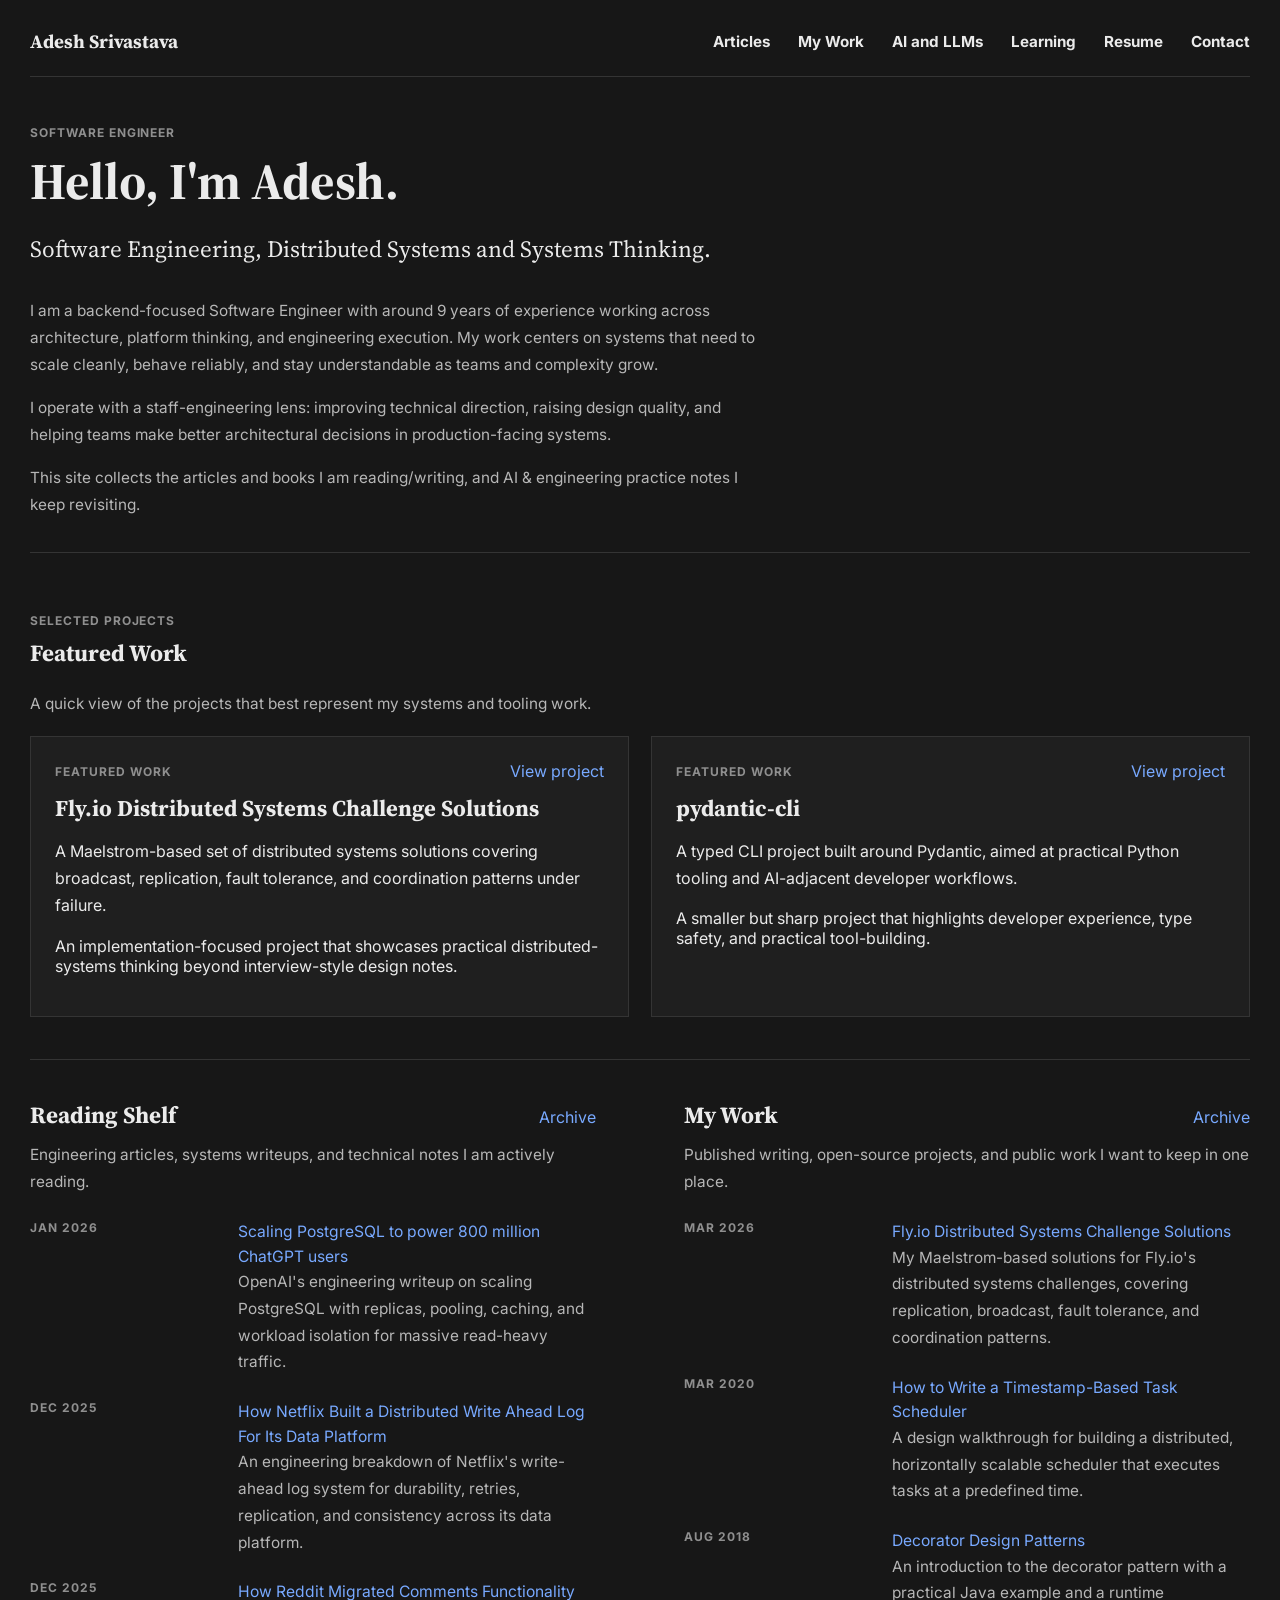
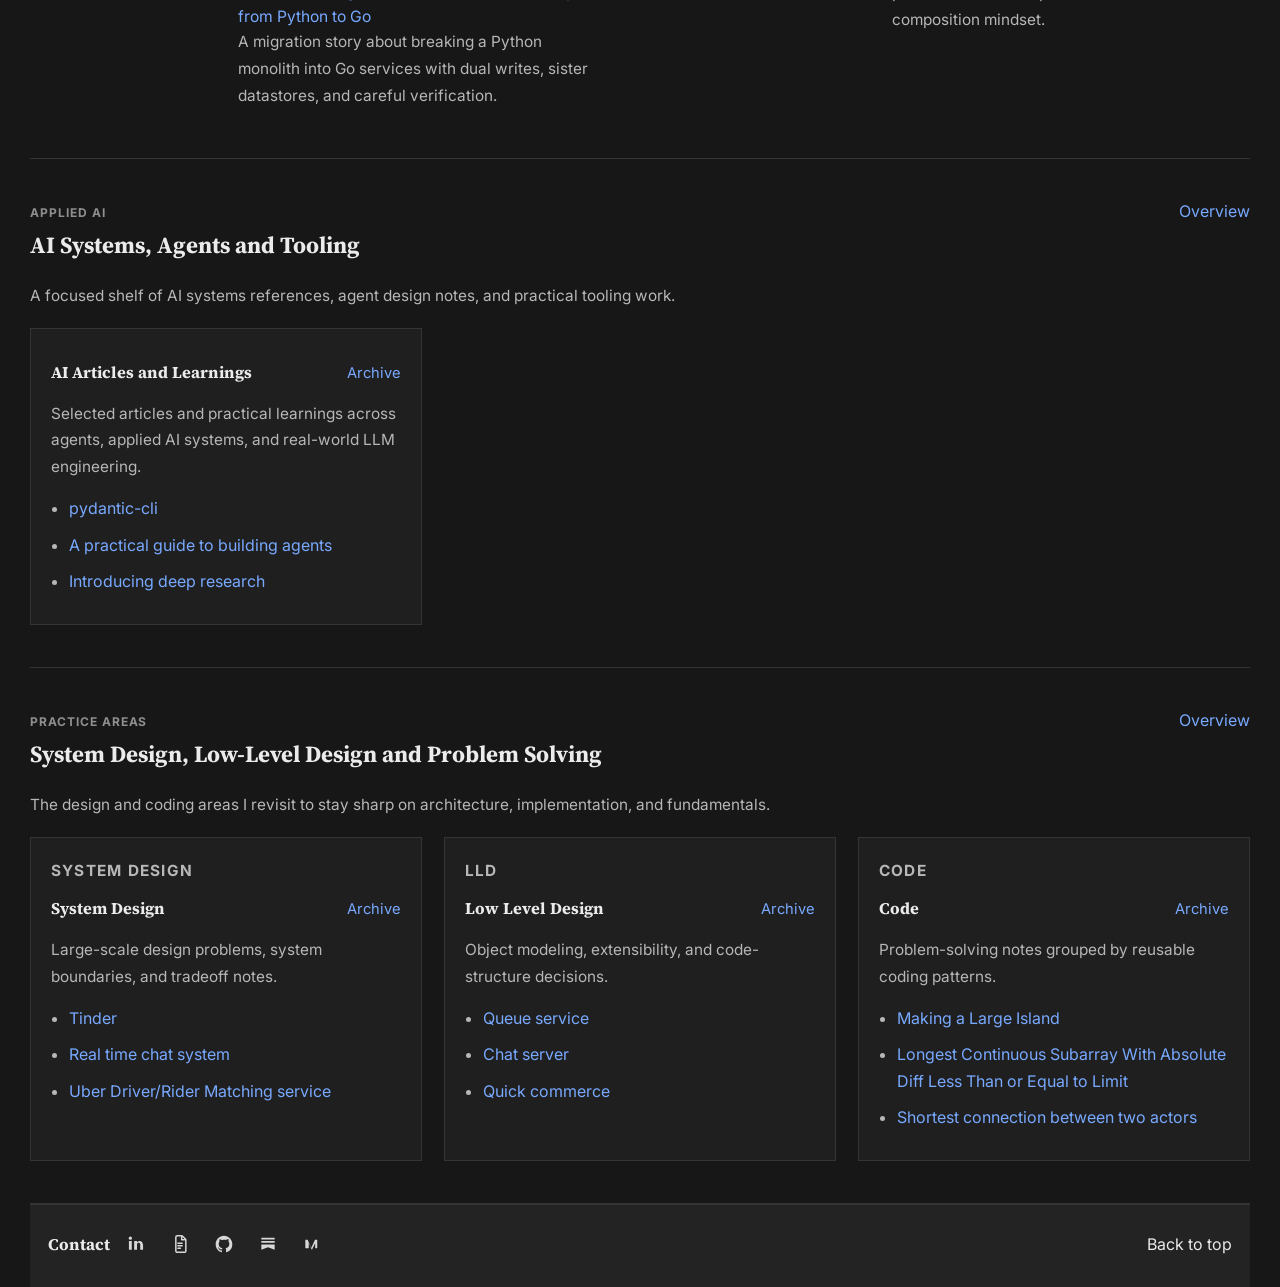
<file: index.html>
<!DOCTYPE html>
<html lang="en">
  <head>
    <meta charset="UTF-8" />
    <meta name="viewport" content="width=device-width, initial-scale=1.0" />
    <title>Adesh | Software Engineer</title>
    <meta
      name="description"
      content="Software engineer homepage with resume, links, reading, work, and engineering notes."
    />
    <link rel="preconnect" href="https://fonts.googleapis.com" />
    <link rel="preconnect" href="https://fonts.gstatic.com" crossorigin />
    <link
      href="https://fonts.googleapis.com/css2?family=Source+Serif+4:opsz,wght@8..60,600;8..60,700&family=Inter:wght@400;500;600;700&display=swap"
      rel="stylesheet"
    />
    <link rel="stylesheet" href="./styles.css" />
  </head>
  <body data-page="home">
    <div class="site-shell">
      <header class="site-header" id="top">
        <div class="header-row">
          <a class="brand" href="./index.html" id="brand-name"></a>
          <nav class="site-nav" aria-label="Primary">
            <a href="./articles.html">Articles</a>
            <a href="./reading.html">My Work</a>
            <a href="./ai.html">AI and LLMs</a>
            <a href="./learning.html">Learning</a>
            <a href="./resume.pdf" target="_blank" rel="noreferrer">Resume</a>
            <a href="#contact">Contact</a>
          </nav>
        </div>
      </header>

      <main>
        <section class="hero">
          <div class="hero-copy">
            <p class="hero-role">Software Engineer</p>
            <h1 id="hero-title"></h1>
            <p class="hero-accent" id="hero-accent"></p>
            <div class="hero-summary" id="hero-summary"></div>
          </div>
        </section>

        <section class="section" id="featured-work">
          <div class="section-head block-head">
            <div>
              <p class="section-label">Selected Projects</p>
              <h2>Featured Work</h2>
            </div>
          </div>
          <p class="section-intro">A quick view of the projects that best represent my systems and tooling work.</p>
          <div class="featured-grid" id="featured-work-card"></div>
        </section>

        <section class="section dual-column" id="articles">
          <div class="column">
            <div class="section-head">
              <h2>Reading Shelf</h2>
              <a href="./articles.html">Archive</a>
            </div>
            <p class="section-intro">Engineering articles, systems writeups, and technical notes I am actively reading.</p>
            <div class="compact-list" id="article-preview"></div>
          </div>

          <div class="column" id="reading">
            <div class="section-head">
              <h2>My Work</h2>
              <a href="./reading.html">Archive</a>
            </div>
            <p class="section-intro">Published writing, open-source projects, and public work I want to keep in one place.</p>
            <div class="compact-list" id="reading-preview"></div>
          </div>
        </section>

        <section class="section" id="ai-llms">
          <div class="section-head block-head">
            <div>
              <p class="section-label">Applied AI</p>
              <h2>AI Systems, Agents and Tooling</h2>
            </div>
            <a href="./ai.html">Overview</a>
          </div>
          <p class="section-intro">A focused shelf of AI systems references, agent design notes, and practical tooling work.</p>
          <div class="note-grid" id="ai-llm-preview"></div>
        </section>

        <section class="section" id="learning">
          <div class="section-head block-head">
            <div>
              <p class="section-label">Practice Areas</p>
              <h2>System Design, Low-Level Design and Problem Solving</h2>
            </div>
            <a href="./learning.html">Overview</a>
          </div>
          <p class="section-intro">The design and coding areas I revisit to stay sharp on architecture, implementation, and fundamentals.</p>
          <div class="learning-grid" id="learning-preview"></div>
        </section>
      </main>

      <footer class="site-footer contact-only" id="contact">
        <div class="footer-contact-row">
          <h3>Contact</h3>
          <div class="footer-links footer-links-inline" id="footer-social-links"></div>
          <a href="#top">Back to top</a>
        </div>
      </footer>
    </div>

    <script src="./data.js"></script>
    <script src="./script.js"></script>
  </body>
</html>
</file>
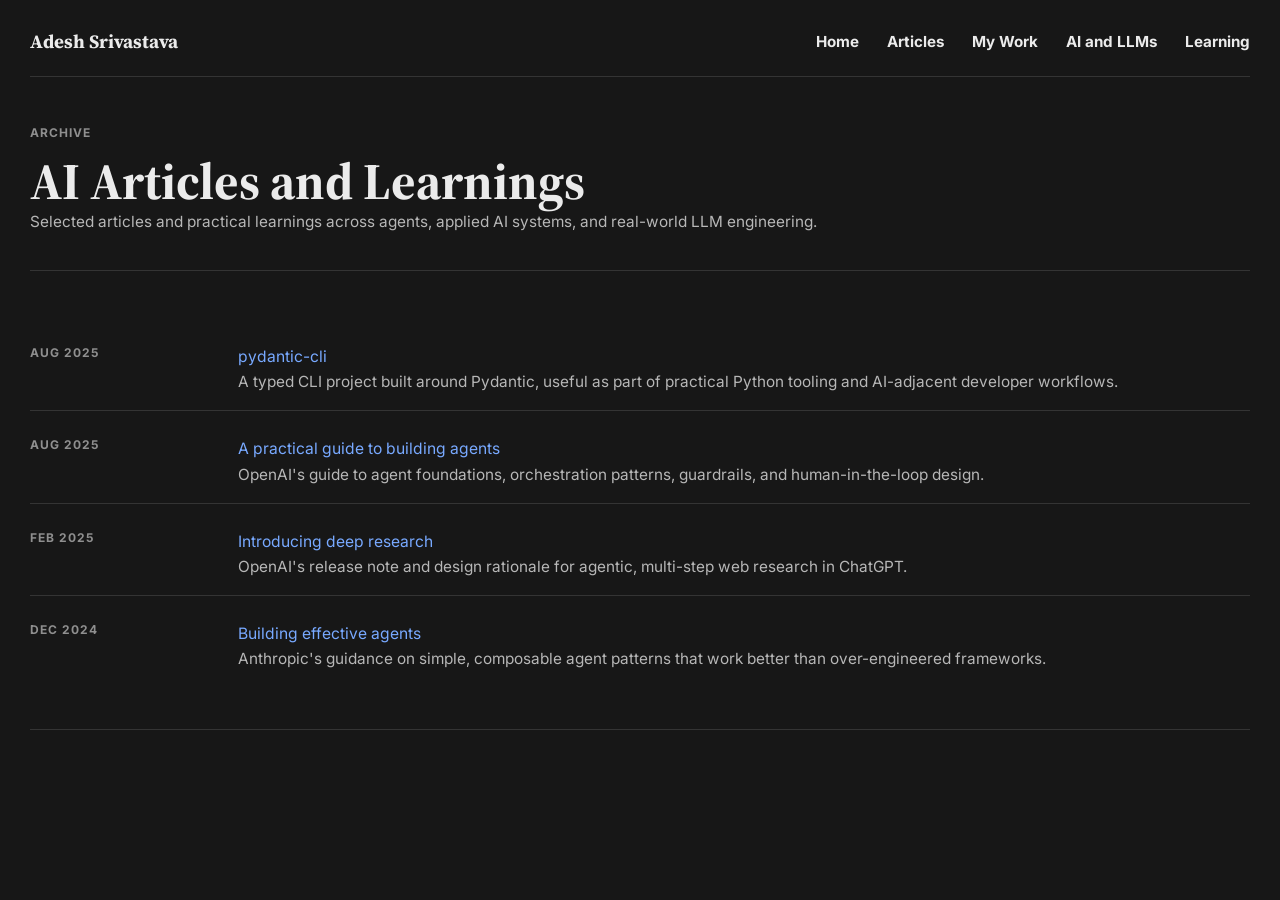
<file: ai.html>
<!DOCTYPE html>
<html lang="en">
  <head>
    <meta charset="UTF-8" />
    <meta name="viewport" content="width=device-width, initial-scale=1.0" />
    <title>AI Archive | Adesh</title>
    <link rel="preconnect" href="https://fonts.googleapis.com" />
    <link rel="preconnect" href="https://fonts.gstatic.com" crossorigin />
    <link
      href="https://fonts.googleapis.com/css2?family=Source+Serif+4:opsz,wght@8..60,600;8..60,700&family=Inter:wght@400;500;600;700&display=swap"
      rel="stylesheet"
    />
    <link rel="stylesheet" href="./styles.css" />
  </head>
  <body data-page="ai">
    <div class="site-shell">
      <header class="site-header">
        <div class="header-row">
          <a class="brand" href="./index.html" id="brand-name"></a>
          <nav class="site-nav" aria-label="Primary">
            <a href="./index.html">Home</a>
            <a href="./articles.html">Articles</a>
            <a href="./reading.html">My Work</a>
            <a href="./ai.html">AI and LLMs</a>
            <a href="./learning.html">Learning</a>
          </nav>
        </div>
      </header>

      <main>
        <section class="archive-hero">
          <p class="section-label">Archive</p>
          <h1 id="archive-title">AI Articles and Learnings</h1>
          <p class="archive-intro" id="archive-intro"></p>
        </section>
        <section class="section archive-section">
          <div class="archive-list" id="archive-list"></div>
        </section>
      </main>
    </div>

    <script src="./data.js"></script>
    <script src="./archive.js"></script>
  </body>
</html>
</file>
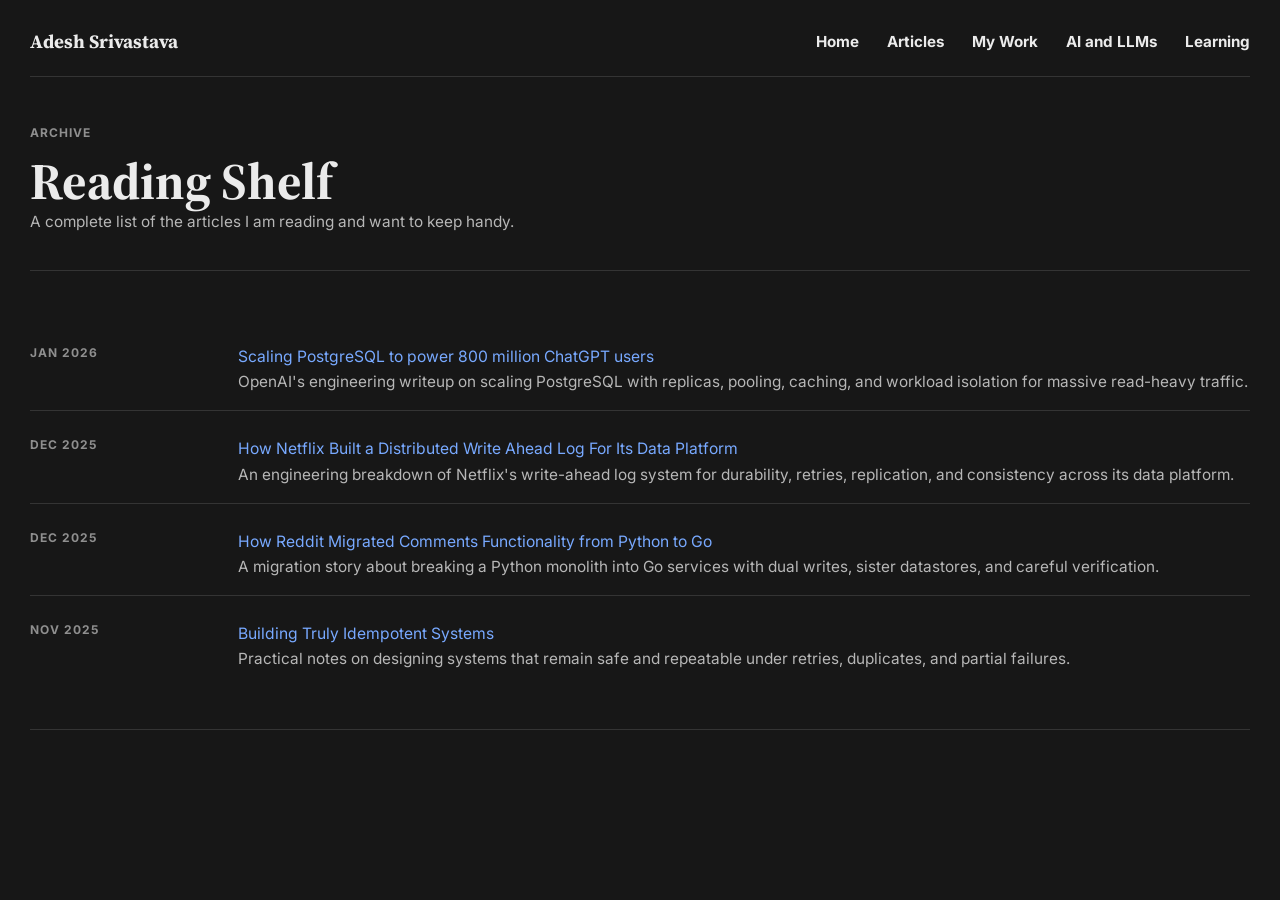
<file: articles.html>
<!DOCTYPE html>
<html lang="en">
  <head>
    <meta charset="UTF-8" />
    <meta name="viewport" content="width=device-width, initial-scale=1.0" />
    <title>Articles Archive | Adesh</title>
    <link rel="preconnect" href="https://fonts.googleapis.com" />
    <link rel="preconnect" href="https://fonts.gstatic.com" crossorigin />
    <link
      href="https://fonts.googleapis.com/css2?family=Source+Serif+4:opsz,wght@8..60,600;8..60,700&family=Inter:wght@400;500;600;700&display=swap"
      rel="stylesheet"
    />
    <link rel="stylesheet" href="./styles.css" />
  </head>
  <body data-page="articles">
    <div class="site-shell">
      <header class="site-header">
        <div class="header-row">
          <a class="brand" href="./index.html" id="brand-name"></a>
          <nav class="site-nav" aria-label="Primary">
            <a href="./index.html">Home</a>
            <a href="./articles.html">Articles</a>
            <a href="./reading.html">My Work</a>
            <a href="./ai.html">AI and LLMs</a>
            <a href="./learning.html">Learning</a>
          </nav>
        </div>
      </header>

      <main>
        <section class="archive-hero">
          <p class="section-label">Archive</p>
          <h1>Reading Shelf</h1>
          <p class="archive-intro">A complete list of the articles I am reading and want to keep handy.</p>
        </section>
        <section class="section archive-section">
          <div class="archive-list" id="archive-list"></div>
        </section>
      </main>
    </div>

    <script src="./data.js"></script>
    <script src="./archive.js"></script>
  </body>
</html>
</file>
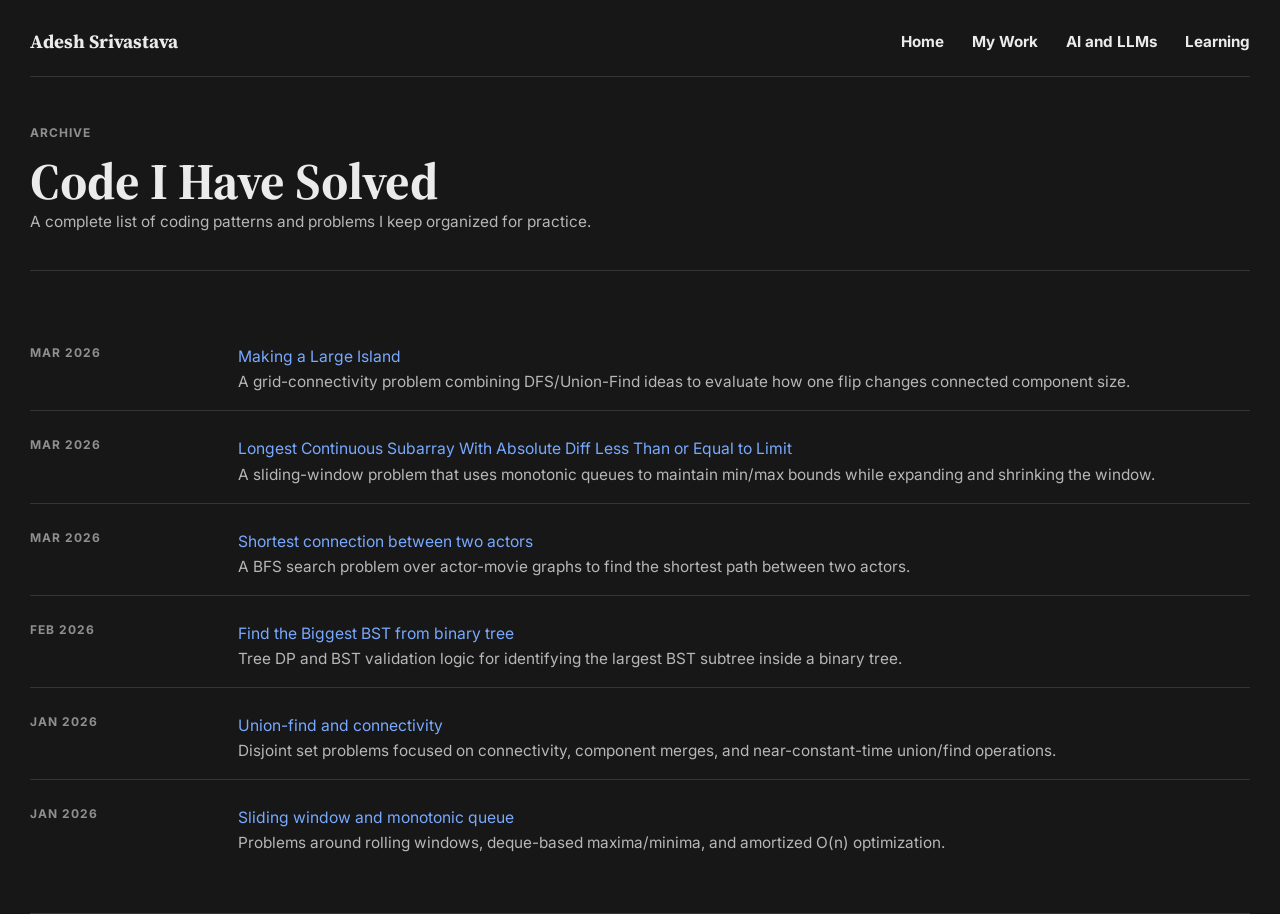
<file: code.html>
<!DOCTYPE html>
<html lang="en">
  <head>
    <meta charset="UTF-8" />
    <meta name="viewport" content="width=device-width, initial-scale=1.0" />
    <title>Code Archive | Adesh</title>
    <link rel="preconnect" href="https://fonts.googleapis.com" />
    <link rel="preconnect" href="https://fonts.gstatic.com" crossorigin />
    <link
      href="https://fonts.googleapis.com/css2?family=Source+Serif+4:opsz,wght@8..60,600;8..60,700&family=Inter:wght@400;500;600;700&display=swap"
      rel="stylesheet"
    />
    <link rel="stylesheet" href="./styles.css" />
  </head>
  <body data-page="learning-detail" data-learning-key="code">
    <div class="site-shell">
      <header class="site-header">
        <div class="header-row">
          <a class="brand" href="./index.html" id="brand-name"></a>
          <nav class="site-nav" aria-label="Primary">
            <a href="./index.html">Home</a>
            <a href="./reading.html">My Work</a>
            <a href="./ai.html">AI and LLMs</a>
            <a href="./learning.html">Learning</a>
          </nav>
        </div>
      </header>
      <main>
        <section class="archive-hero">
          <p class="section-label">Archive</p>
          <h1 id="archive-title">Code I Have Solved</h1>
          <p class="archive-intro" id="archive-intro"></p>
        </section>
        <section class="section archive-section">
          <div class="archive-list" id="archive-list"></div>
        </section>
      </main>
    </div>
    <script src="./data.js"></script>
    <script src="./archive.js"></script>
  </body>
</html>
</file>
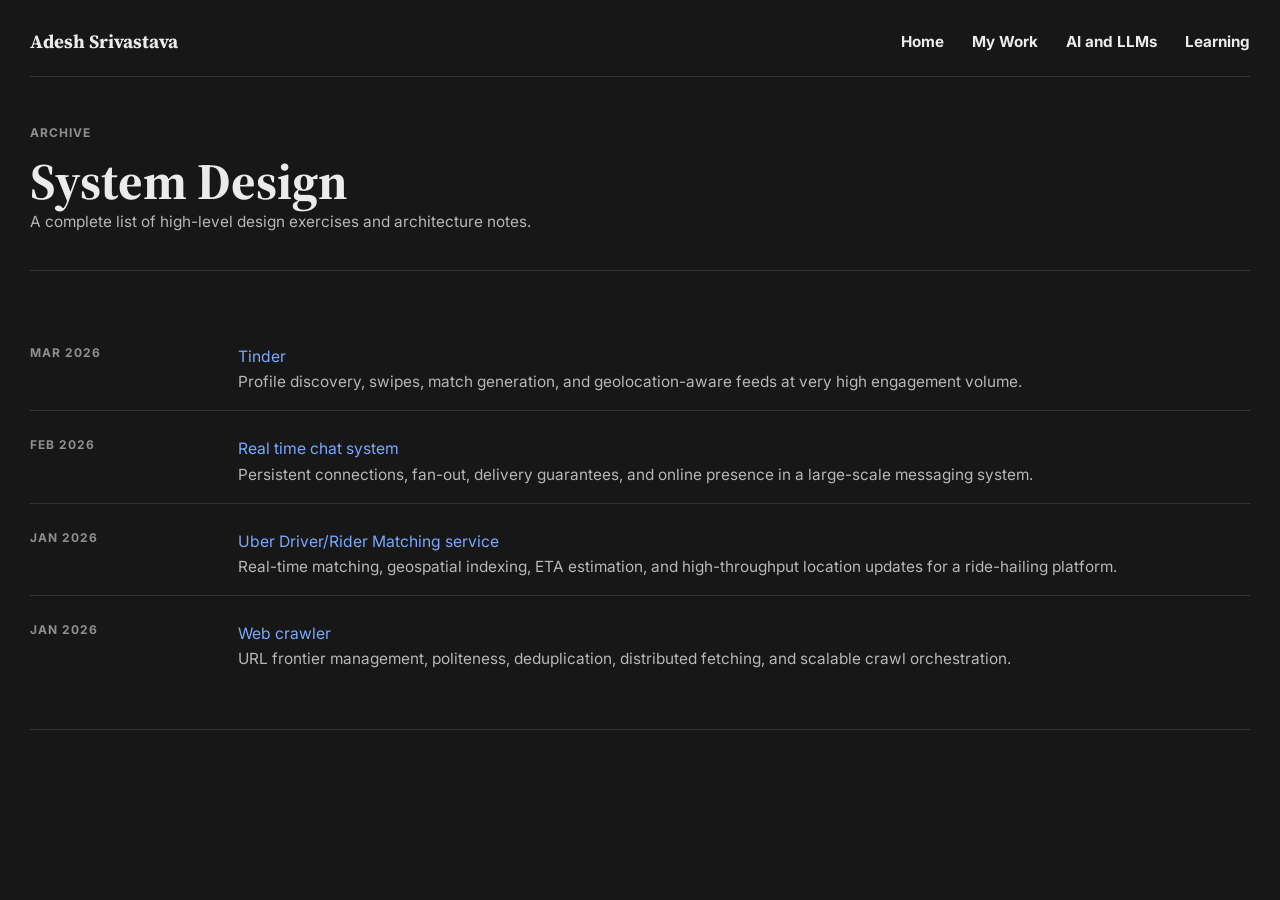
<file: hld.html>
<!DOCTYPE html>
<html lang="en">
  <head>
    <meta charset="UTF-8" />
    <meta name="viewport" content="width=device-width, initial-scale=1.0" />
    <title>HLD Archive | Adesh</title>
    <link rel="preconnect" href="https://fonts.googleapis.com" />
    <link rel="preconnect" href="https://fonts.gstatic.com" crossorigin />
    <link
      href="https://fonts.googleapis.com/css2?family=Source+Serif+4:opsz,wght@8..60,600;8..60,700&family=Inter:wght@400;500;600;700&display=swap"
      rel="stylesheet"
    />
    <link rel="stylesheet" href="./styles.css" />
  </head>
  <body data-page="learning-detail" data-learning-key="hld">
    <div class="site-shell">
      <header class="site-header">
        <div class="header-row">
          <a class="brand" href="./index.html" id="brand-name"></a>
          <nav class="site-nav" aria-label="Primary">
            <a href="./index.html">Home</a>
            <a href="./reading.html">My Work</a>
            <a href="./ai.html">AI and LLMs</a>
            <a href="./learning.html">Learning</a>
          </nav>
        </div>
      </header>
      <main>
        <section class="archive-hero">
          <p class="section-label">Archive</p>
          <h1 id="archive-title">High Level Design</h1>
          <p class="archive-intro" id="archive-intro"></p>
        </section>
        <section class="section archive-section">
          <div class="archive-list" id="archive-list"></div>
        </section>
      </main>
    </div>
    <script src="./data.js"></script>
    <script src="./archive.js"></script>
  </body>
</html>
</file>
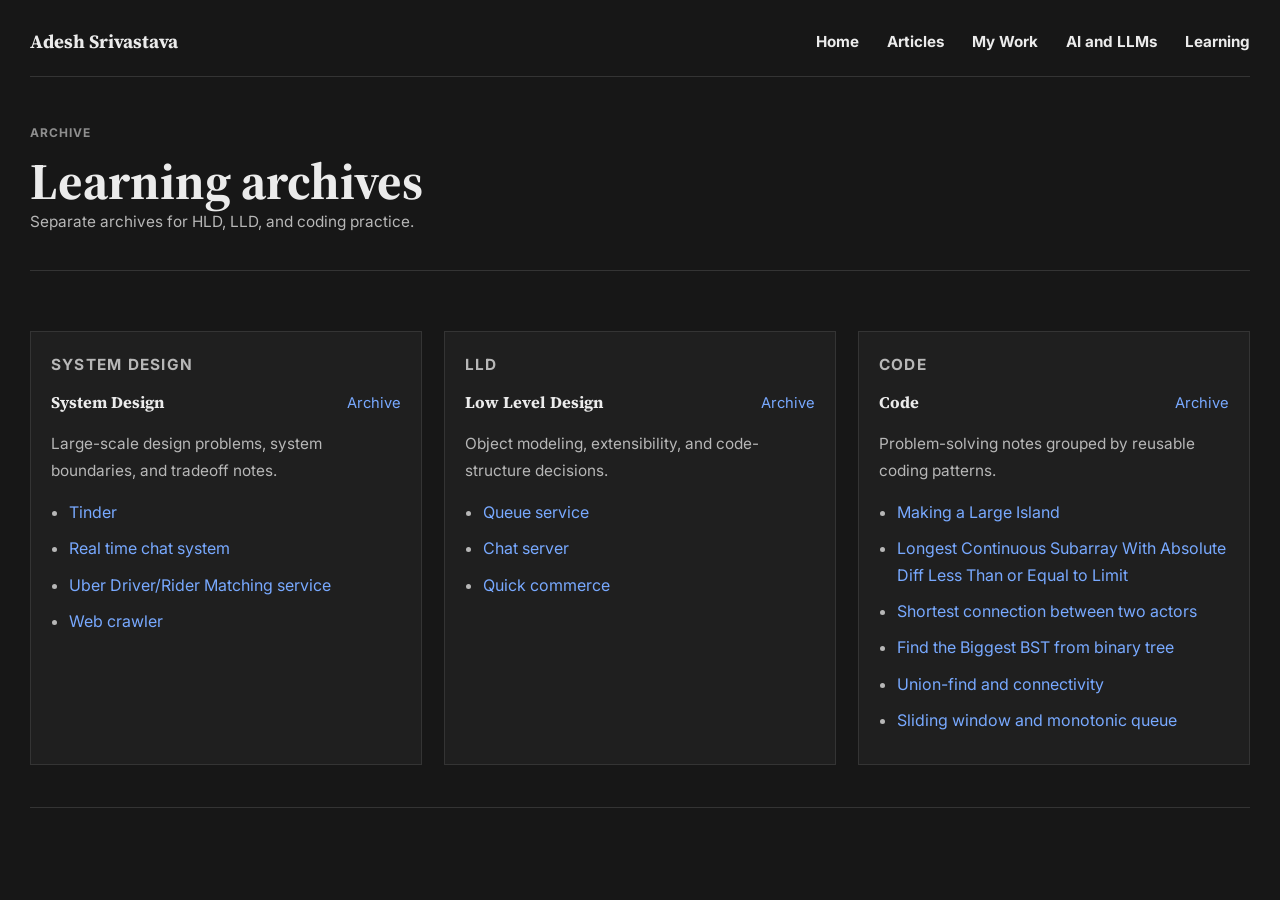
<file: learning.html>
<!DOCTYPE html>
<html lang="en">
  <head>
    <meta charset="UTF-8" />
    <meta name="viewport" content="width=device-width, initial-scale=1.0" />
    <title>Learning Archive | Adesh</title>
    <link rel="preconnect" href="https://fonts.googleapis.com" />
    <link rel="preconnect" href="https://fonts.gstatic.com" crossorigin />
    <link
      href="https://fonts.googleapis.com/css2?family=Source+Serif+4:opsz,wght@8..60,600;8..60,700&family=Inter:wght@400;500;600;700&display=swap"
      rel="stylesheet"
    />
    <link rel="stylesheet" href="./styles.css" />
  </head>
  <body data-page="learning">
    <div class="site-shell">
      <header class="site-header">
        <div class="header-row">
          <a class="brand" href="./index.html" id="brand-name"></a>
          <nav class="site-nav" aria-label="Primary">
            <a href="./index.html">Home</a>
            <a href="./articles.html">Articles</a>
            <a href="./reading.html">My Work</a>
            <a href="./ai.html">AI and LLMs</a>
            <a href="./learning.html">Learning</a>
          </nav>
        </div>
      </header>

      <main>
        <section class="archive-hero">
          <p class="section-label">Archive</p>
          <h1>Learning archives</h1>
          <p class="archive-intro">Separate archives for HLD, LLD, and coding practice.</p>
        </section>
        <section class="section">
          <div class="note-grid" id="learning-archive"></div>
        </section>
      </main>
    </div>

    <script src="./data.js"></script>
    <script src="./archive.js"></script>
  </body>
</html>
</file>
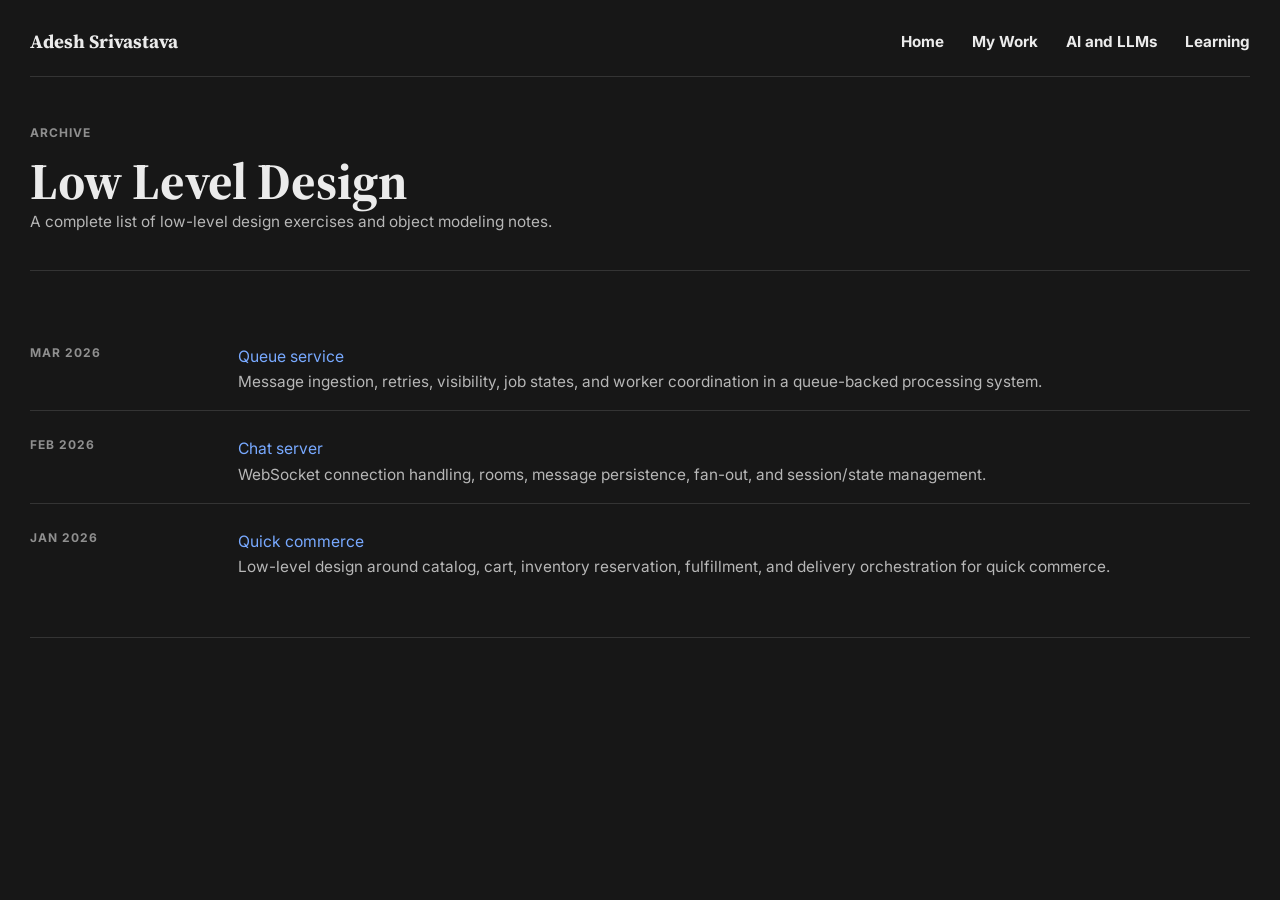
<file: lld.html>
<!DOCTYPE html>
<html lang="en">
  <head>
    <meta charset="UTF-8" />
    <meta name="viewport" content="width=device-width, initial-scale=1.0" />
    <title>LLD Archive | Adesh</title>
    <link rel="preconnect" href="https://fonts.googleapis.com" />
    <link rel="preconnect" href="https://fonts.gstatic.com" crossorigin />
    <link
      href="https://fonts.googleapis.com/css2?family=Source+Serif+4:opsz,wght@8..60,600;8..60,700&family=Inter:wght@400;500;600;700&display=swap"
      rel="stylesheet"
    />
    <link rel="stylesheet" href="./styles.css" />
  </head>
  <body data-page="learning-detail" data-learning-key="lld">
    <div class="site-shell">
      <header class="site-header">
        <div class="header-row">
          <a class="brand" href="./index.html" id="brand-name"></a>
          <nav class="site-nav" aria-label="Primary">
            <a href="./index.html">Home</a>
            <a href="./reading.html">My Work</a>
            <a href="./ai.html">AI and LLMs</a>
            <a href="./learning.html">Learning</a>
          </nav>
        </div>
      </header>
      <main>
        <section class="archive-hero">
          <p class="section-label">Archive</p>
          <h1 id="archive-title">Low Level Design</h1>
          <p class="archive-intro" id="archive-intro"></p>
        </section>
        <section class="section archive-section">
          <div class="archive-list" id="archive-list"></div>
        </section>
      </main>
    </div>
    <script src="./data.js"></script>
    <script src="./archive.js"></script>
  </body>
</html>
</file>
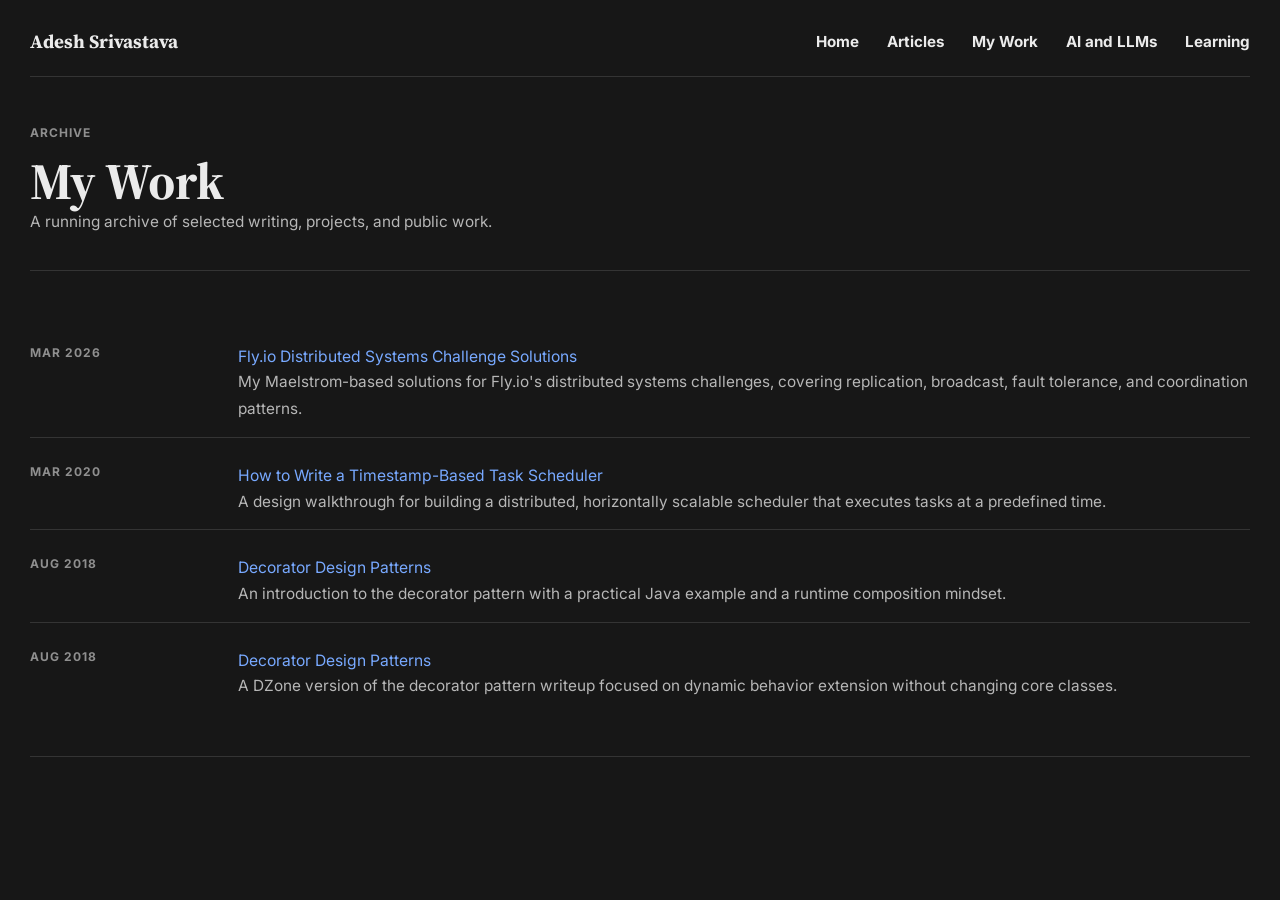
<file: reading.html>
<!DOCTYPE html>
<html lang="en">
  <head>
    <meta charset="UTF-8" />
    <meta name="viewport" content="width=device-width, initial-scale=1.0" />
    <title>My Work Archive | Adesh</title>
    <link rel="preconnect" href="https://fonts.googleapis.com" />
    <link rel="preconnect" href="https://fonts.gstatic.com" crossorigin />
    <link
      href="https://fonts.googleapis.com/css2?family=Source+Serif+4:opsz,wght@8..60,600;8..60,700&family=Inter:wght@400;500;600;700&display=swap"
      rel="stylesheet"
    />
    <link rel="stylesheet" href="./styles.css" />
  </head>
  <body data-page="reading">
    <div class="site-shell">
      <header class="site-header">
        <div class="header-row">
          <a class="brand" href="./index.html" id="brand-name"></a>
          <nav class="site-nav" aria-label="Primary">
            <a href="./index.html">Home</a>
            <a href="./articles.html">Articles</a>
            <a href="./reading.html">My Work</a>
            <a href="./ai.html">AI and LLMs</a>
            <a href="./learning.html">Learning</a>
          </nav>
        </div>
      </header>

      <main>
        <section class="archive-hero">
          <p class="section-label">Archive</p>
          <h1>My Work</h1>
          <p class="archive-intro">A running archive of selected writing, projects, and public work.</p>
        </section>
        <section class="section archive-section">
          <div class="archive-list" id="archive-list"></div>
        </section>
      </main>
    </div>

    <script src="./data.js"></script>
    <script src="./archive.js"></script>
  </body>
</html>
</file>
<file: styles.css>
:root {
  --bg: #171717;
  --bg-elevated: #1f1f1f;
  --bg-soft: #232323;
  --line: #343434;
  --text: #ebebeb;
  --muted: #b7b7b7;
  --muted-soft: #8f8f8f;
  --link: #78a9ff;
  --accent: #f06d63;
  --max-width: 1220px;
}

* {
  box-sizing: border-box;
}

html {
  scroll-behavior: smooth;
}

body {
  margin: 0;
  background: var(--bg);
  color: var(--text);
  font-family: "Inter", sans-serif;
  -webkit-font-smoothing: antialiased;
  overflow-x: hidden;
}

a {
  color: var(--link);
  text-decoration: none;
}

a:hover {
  text-decoration: underline;
}

.site-shell {
  width: min(calc(100% - 40px), var(--max-width));
  margin: 0 auto;
}

.site-header {
  border-bottom: 1px solid var(--line);
  padding: 28px 0 22px;
}

.header-row {
  display: flex;
  align-items: center;
  justify-content: space-between;
  gap: 24px;
}

.brand {
  color: var(--text);
  font-family: "Source Serif 4", serif;
  font-size: 1.18rem;
  font-weight: 700;
}

.site-nav {
  display: flex;
  flex-wrap: wrap;
  gap: 28px;
}

.site-nav a {
  color: var(--text);
  font-size: 0.95rem;
  font-weight: 700;
}

.hero,
.archive-hero {
  padding: 48px 0 34px;
  border-bottom: 1px solid var(--line);
}

.hero {
  display: grid;
  grid-template-columns: minmax(0, 1.45fr) minmax(250px, 0.8fr);
  gap: 56px;
  align-items: end;
}

.hero-role,
.section-label,
.item-meta,
.learning-label {
  margin: 0 0 14px;
  color: var(--muted-soft);
  font-size: 0.75rem;
  font-weight: 700;
  letter-spacing: 0.08em;
  text-transform: uppercase;
}

.hero h1,
.archive-hero h1,
.section h2,
.site-footer h3,
.note-card h3,
.learning-card h3 {
  margin: 0;
  font-family: "Source Serif 4", serif;
}

.hero h1,
.archive-hero h1 {
  max-width: none;
  font-size: clamp(2.1rem, 4.2vw, 3.2rem);
  line-height: 1.08;
  white-space: nowrap;
}

.hero-accent {
  margin: 26px 0 0;
  color: var(--text);
  font-family: "Source Serif 4", serif;
  font-size: clamp(1.1rem, 1.9vw, 1.45rem);
  line-height: 1.25;
}

.hero-summary {
  margin-top: 34px;
  max-width: 46rem;
}

.hero-summary p,
.archive-intro,
.section-intro,
.list-item-subtitle,
.learning-card p,
.note-card p,
.footer-bottom p {
  margin: 0;
  color: var(--muted);
  font-size: 0.96rem;
  line-height: 1.75;
}

.hero-summary p + p {
  margin-top: 16px;
}

.hero-side {
  align-self: end;
  justify-self: start;
  padding-top: 12px;
  margin-top: auto;
}

.link-list,
.footer-links {
  display: grid;
  gap: 12px;
  margin-top: 18px;
}

.link-list-inline,
.footer-links-inline {
  display: flex;
  flex-wrap: wrap;
  gap: 24px;
  align-items: center;
}

.link-list a,
.footer-links a {
  color: var(--text);
  font-size: 0.97rem;
}

.section {
  padding: 42px 0;
  border-bottom: 1px solid var(--line);
}

.hero + .section,
.archive-hero + .section {
  margin-top: 18px;
}

.dual-column {
  display: grid;
  grid-template-columns: repeat(2, minmax(0, 1fr));
  gap: 88px;
}

.section-head {
  display: flex;
  align-items: baseline;
  justify-content: space-between;
  gap: 16px;
}

.block-head {
  margin-bottom: 24px;
}

.block-head .section-label {
  margin-bottom: 12px;
}

.section h2 {
  font-size: 1.45rem;
  line-height: 1.16;
}

.section-head + .section-intro {
  margin-top: 14px;
}

.compact-list,
.archive-list,
.footer-links {
  display: grid;
  gap: 12px;
}

.section-intro + .compact-list,
.archive-intro + .archive-list,
.section-intro + .featured-grid,
.section-intro + .note-grid,
.section-intro + .learning-grid {
  margin-top: 18px;
}

.list-item,
.archive-item {
  display: grid;
  grid-template-columns: 180px minmax(0, 1fr);
  gap: 28px;
  align-items: start;
  padding: 6px 0;
}

.list-item-title,
.archive-item-title {
  color: var(--link);
  font-size: 0.98rem;
  line-height: 1.55;
}

.archive-item {
  padding: 14px 0;
  border-bottom: 1px solid var(--line);
}

.archive-item:last-child {
  border-bottom: 0;
}

.learning-grid,
.note-grid,
.featured-grid {
  display: grid;
  grid-template-columns: repeat(3, minmax(0, 1fr));
  gap: 22px;
}

.featured-grid {
  grid-template-columns: repeat(2, minmax(0, 1fr));
}

.learning-card,
.note-card {
  background: var(--bg-elevated);
  border: 1px solid var(--line);
  padding: 20px;
  min-width: 0;
}

.featured-card {
  background: var(--bg-elevated);
  border: 1px solid var(--line);
  padding: 24px;
}

.featured-meta-row {
  display: flex;
  align-items: center;
  justify-content: space-between;
  gap: 16px;
}

.featured-meta-row .item-meta {
  margin-bottom: 0;
}

.featured-card h3 {
  margin: 14px 0 16px;
  font-family: "Source Serif 4", serif;
  font-size: 1.42rem;
  line-height: 1.18;
}

.featured-card h3 a {
  color: var(--text);
}

.featured-summary {
  margin: 0 0 14px;
  color: var(--text);
  font-size: 1rem;
  line-height: 1.7;
}

.card-head {
  display: flex;
  align-items: baseline;
  justify-content: space-between;
  gap: 16px;
}

.card-head a {
  font-size: 0.92rem;
}

.learning-card h3,
.note-card h3,
.site-footer h3 {
  margin: 12px 0 18px;
  color: var(--text);
  font-size: 1.02rem;
  line-height: 1.35;
}

.learning-card ul,
.note-card ul {
  margin: 14px 0 0;
  padding-left: 18px;
  color: var(--muted);
}

.learning-card li,
.note-card li {
  margin-bottom: 10px;
  line-height: 1.65;
}

.site-footer {
  padding: 28px 0 32px;
  background: var(--bg-soft);
}

.contact-only {
  border-top: 1px solid var(--line);
}

.footer-contact-row {
  display: flex;
  align-items: center;
  justify-content: space-between;
  gap: 16px;
  flex-wrap: wrap;
  padding: 0 18px;
}

.footer-contact-row h3 {
  margin: 0;
}

.footer-contact-row .footer-links {
  margin-top: 0;
  flex: 1;
  min-width: 0;
}

.footer-contact-row .footer-links-inline {
  display: flex;
  flex-wrap: wrap;
  gap: 24px;
  align-items: center;
}

.footer-contact-row a {
  color: var(--text);
}

.social-icon-link {
  display: inline-flex;
  align-items: center;
  justify-content: center;
  width: 20px;
  height: 20px;
  color: var(--text);
  opacity: 0.9;
  transition: opacity 140ms ease;
}

.social-icon-link:hover {
  opacity: 1;
  text-decoration: none;
}

.social-icon-link svg {
  width: 100%;
  height: 100%;
  display: block;
}

@media (max-width: 960px) {
  .site-shell {
    width: min(calc(100% - 28px), var(--max-width));
  }

  .hero,
  .dual-column,
  .learning-grid,
  .note-grid,
  .featured-grid {
    grid-template-columns: 1fr;
  }

  .hero {
    gap: 28px;
  }

  .dual-column {
    gap: 40px;
  }

  .list-item,
  .archive-item {
    grid-template-columns: 150px minmax(0, 1fr);
    gap: 18px;
  }

  .card-head {
    flex-wrap: wrap;
  }

  .footer-contact-row {
    align-items: flex-start;
  }

  .footer-contact-row .footer-links-inline {
    gap: 14px 18px;
  }

  .hero h1,
  .archive-hero h1 {
    white-space: normal;
  }
}

@media (max-width: 720px) {
  .site-shell {
    width: min(calc(100% - 24px), var(--max-width));
  }

  .header-row,
  .section-head,
  .footer-contact-row {
    flex-direction: column;
    align-items: flex-start;
  }

  .site-nav {
    gap: 12px 16px;
    width: 100%;
  }

  .site-nav a,
  .list-item-title,
  .archive-item-title,
  .link-list a,
  .footer-links a {
    overflow-wrap: anywhere;
  }

  .link-list-inline,
  .footer-links-inline {
    gap: 12px 14px;
  }

  .section-head {
    gap: 10px;
  }

  .list-item,
  .archive-item {
    grid-template-columns: 1fr;
    gap: 8px;
  }

  .dual-column {
    gap: 32px;
  }

  .learning-grid,
  .note-grid,
  .featured-grid {
    grid-template-columns: 1fr;
    gap: 16px;
  }

  .learning-card,
  .note-card,
  .featured-card {
    padding: 18px;
  }

  .learning-card ul,
  .note-card ul {
    padding-left: 16px;
  }

  .learning-card li,
  .note-card li {
    margin-bottom: 8px;
  }

  .card-head {
    flex-direction: column;
    align-items: flex-start;
    gap: 10px;
  }

  .featured-meta-row {
    flex-direction: column;
    align-items: flex-start;
  }

  .footer-contact-row .footer-links {
    width: 100%;
  }

  .footer-contact-row .footer-links-inline {
    flex-direction: row;
    align-items: center;
    gap: 10px 14px;
  }

  .footer-contact-row > a:last-child {
    margin-top: 6px;
  }

  .hero,
  .archive-hero,
  .section {
    padding: 34px 0;
  }
}

@media (max-width: 480px) {
  .site-shell {
    width: min(calc(100% - 16px), var(--max-width));
  }

  .site-header {
    padding: 18px 0 16px;
  }

  .brand {
    font-size: 1rem;
  }

  .site-nav {
    gap: 8px 12px;
  }

  .site-nav a {
    font-size: 0.84rem;
  }

  .hero,
  .archive-hero,
  .section {
    padding: 24px 0;
  }

  .hero h1,
  .archive-hero h1 {
    font-size: 1.92rem;
    line-height: 1.1;
  }

  .hero-accent {
    margin-top: 16px;
    font-size: 0.96rem;
    line-height: 1.35;
  }

  .hero-summary {
    margin-top: 20px;
  }

  .hero-summary p,
  .archive-intro,
  .section-intro,
  .list-item-subtitle,
  .learning-card p,
  .note-card p {
    font-size: 0.9rem;
    line-height: 1.65;
  }

  .section h2 {
    font-size: 1.18rem;
  }

  .block-head {
    margin-bottom: 16px;
  }

  .section-head + .section-intro {
    margin-top: 10px;
  }

  .section-intro + .compact-list,
  .archive-intro + .archive-list,
  .section-intro + .featured-grid,
  .section-intro + .note-grid,
  .section-intro + .learning-grid {
    margin-top: 14px;
  }

  .list-item,
  .archive-item {
    gap: 6px;
    padding: 4px 0;
  }

  .item-meta,
  .learning-label,
  .section-label,
  .hero-role {
    font-size: 0.7rem;
    margin-bottom: 10px;
  }

  .learning-card,
  .note-card,
  .featured-card {
    padding: 16px;
  }

  .featured-card h3 {
    font-size: 1.2rem;
    margin: 12px 0 14px;
  }

  .featured-summary {
    font-size: 0.94rem;
    line-height: 1.65;
  }

  .learning-card h3,
  .note-card h3,
  .site-footer h3 {
    margin: 10px 0 14px;
    font-size: 0.98rem;
  }

  .learning-card ul,
  .note-card ul {
    padding-left: 16px;
  }

  .footer-contact-row {
    gap: 12px;
    padding: 0 12px;
  }

  .footer-contact-row .footer-links-inline {
    gap: 8px 12px;
  }

  .footer-contact-row a,
  .link-list a,
  .footer-links a {
    font-size: 0.92rem;
  }

  .social-icon-link {
    width: 18px;
    height: 18px;
  }
}
</file>
